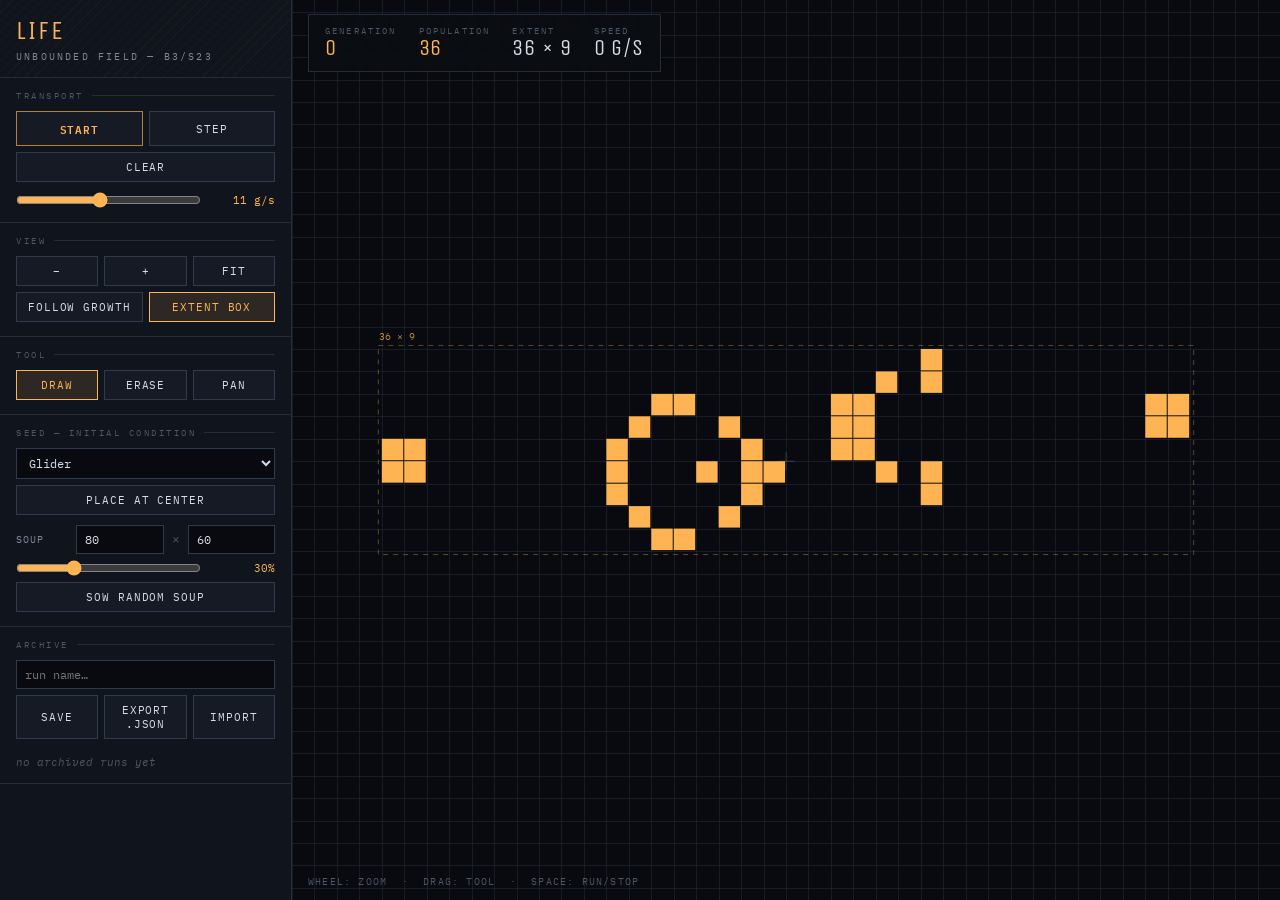
<file: simulation1/game_of_life/version1/index.html>
<!DOCTYPE html>
<html lang="en">
<head>
  <meta charset="UTF-8" />
  <meta name="viewport" content="width=device-width, initial-scale=1.0" />
  <title>LIFE — Unbounded Field</title>
  <link rel="preconnect" href="https://fonts.googleapis.com" />
  <link rel="preconnect" href="https://fonts.gstatic.com" crossorigin />
  <link href="https://fonts.googleapis.com/css2?family=Unica+One&family=IBM+Plex+Mono:wght@400;600&display=swap" rel="stylesheet" />
  <link rel="stylesheet" href="styles.css" />
</head>
<body>
  <div id="app">
    <aside id="sidebar">
      <header>
        <h1>LIFE</h1>
        <div class="sub">Unbounded field &mdash; B3/S23</div>
      </header>

      <section class="group">
        <div class="label">Transport</div>
        <div class="row">
          <button id="btn-run" class="primary">Start</button>
          <button id="btn-step">Step</button>
        </div>
        <div class="row">
          <button id="btn-clear" class="danger">Clear</button>
        </div>
        <div class="slider-row" style="margin-top:10px">
          <input type="range" id="speed" min="0" max="100" value="45" />
          <div class="value" id="speed-value">10 g/s</div>
        </div>
      </section>

      <section class="group">
        <div class="label">View</div>
        <div class="row">
          <button id="btn-zoom-out">&minus;</button>
          <button id="btn-zoom-in">+</button>
          <button id="btn-fit">Fit</button>
        </div>
        <div class="row">
          <button id="btn-follow">Follow growth</button>
          <button id="btn-extent" class="toggled">Extent box</button>
        </div>
      </section>

      <section class="group">
        <div class="label">Tool</div>
        <div class="row">
          <button id="tool-draw" class="toggled">Draw</button>
          <button id="tool-erase">Erase</button>
          <button id="tool-pan">Pan</button>
        </div>
      </section>

      <section class="group">
        <div class="label">Seed &mdash; initial condition</div>
        <div class="row">
          <select id="pattern-select"></select>
        </div>
        <div class="row">
          <button id="btn-place">Place at center</button>
        </div>
        <div class="field-row" style="margin-top:10px">
          <label>Soup</label>
          <input type="number" id="soup-w" value="80" min="2" max="2000" title="width" />
          <span style="color:var(--ink-faint)">&times;</span>
          <input type="number" id="soup-h" value="60" min="2" max="2000" title="height" />
        </div>
        <div class="slider-row">
          <input type="range" id="soup-density" min="1" max="99" value="30" />
          <div class="value" id="soup-density-value">30%</div>
        </div>
        <div class="row" style="margin-top:6px">
          <button id="btn-soup">Sow random soup</button>
        </div>
      </section>

      <section class="group">
        <div class="label">Archive</div>
        <div class="row">
          <input type="text" id="save-name" placeholder="run name&hellip;" />
        </div>
        <div class="row">
          <button id="btn-save">Save</button>
          <button id="btn-export">Export .json</button>
          <button id="btn-import">Import</button>
        </div>
        <input type="file" id="import-file" accept=".json,application/json" style="display:none" />
        <div id="save-list"></div>
        <div class="empty-note" id="save-empty">no archived runs yet</div>
      </section>
    </aside>

    <main id="viewport">
      <canvas id="canvas"></canvas>
      <div id="stats">
        <div class="stat"><div class="k">Generation</div><div class="v" id="stat-gen">0</div></div>
        <div class="stat"><div class="k">Population</div><div class="v" id="stat-pop">0</div></div>
        <div class="stat"><div class="k">Extent</div><div class="v dim" id="stat-extent">&mdash;</div></div>
        <div class="stat"><div class="k">Speed</div><div class="v dim" id="stat-gps">0 g/s</div></div>
      </div>
      <div id="hint">wheel: zoom &nbsp;&middot;&nbsp; drag: tool &nbsp;&middot;&nbsp; space: run/stop</div>
      <div id="toast"></div>
    </main>
  </div>

  <script src="life.js"></script>
  <script src="ui.js"></script>
</body>
</html>
</file>
<file: simulation1/game_of_life/version1/styles.css>
:root {
  --bg: #0b0e13;
  --field: #080a0f;
  --panel: #10141c;
  --panel-2: #151a24;
  --hairline: #242c3a;
  --hairline-2: #2f3a4d;
  --ink: #d7dde8;
  --ink-dim: #7e8899;
  --ink-faint: #4d5665;
  --amber: #ffb454;
  --amber-dim: #b97f3a;
  --green: #7fd962;
  --red: #f07178;
  --font-display: "Unica One", sans-serif;
  --font-mono: "IBM Plex Mono", monospace;
}

* { margin: 0; padding: 0; box-sizing: border-box; }

html, body {
  height: 100%;
  overflow: hidden;
  background: var(--bg);
  color: var(--ink);
  font-family: var(--font-mono);
  font-size: 13px;
}

#app {
  display: grid;
  grid-template-columns: 292px 1fr;
  height: 100%;
}

/* ---------------- sidebar ---------------- */

#sidebar {
  background: var(--panel);
  border-right: 1px solid var(--hairline);
  display: flex;
  flex-direction: column;
  overflow-y: auto;
  scrollbar-width: thin;
  scrollbar-color: var(--hairline-2) transparent;
}

#sidebar header {
  padding: 18px 16px 14px;
  border-bottom: 1px solid var(--hairline);
  background:
    repeating-linear-gradient(-45deg, transparent 0 6px, rgba(255, 180, 84, 0.03) 6px 7px),
    var(--panel);
}

#sidebar header h1 {
  font-family: var(--font-display);
  font-size: 26px;
  font-weight: 400;
  letter-spacing: 0.08em;
  color: var(--amber);
  line-height: 1;
}

#sidebar header .sub {
  margin-top: 6px;
  font-size: 10px;
  letter-spacing: 0.22em;
  text-transform: uppercase;
  color: var(--ink-dim);
}

section.group {
  border-bottom: 1px solid var(--hairline);
  padding: 12px 16px 14px;
}

section.group > .label {
  font-size: 9px;
  letter-spacing: 0.28em;
  text-transform: uppercase;
  color: var(--ink-faint);
  margin-bottom: 10px;
  display: flex;
  align-items: center;
  gap: 8px;
}

section.group > .label::after {
  content: "";
  flex: 1;
  height: 1px;
  background: var(--hairline);
}

.row {
  display: flex;
  gap: 6px;
  margin-bottom: 6px;
}
.row:last-child { margin-bottom: 0; }

button {
  font-family: var(--font-mono);
  font-size: 11px;
  letter-spacing: 0.08em;
  text-transform: uppercase;
  background: var(--panel-2);
  color: var(--ink);
  border: 1px solid var(--hairline-2);
  padding: 7px 10px;
  cursor: pointer;
  flex: 1;
  transition: border-color 0.12s, color 0.12s, background 0.12s;
}

button:hover { border-color: var(--amber-dim); color: var(--amber); }
button:active { background: #1b2230; }

button.primary {
  border-color: var(--amber-dim);
  color: var(--amber);
  font-weight: 600;
}
button.primary.running {
  border-color: var(--red);
  color: var(--red);
}

button.toggled {
  background: rgba(255, 180, 84, 0.12);
  border-color: var(--amber);
  color: var(--amber);
}

button.danger:hover { border-color: var(--red); color: var(--red); }

select, input[type="text"], input[type="number"] {
  font-family: var(--font-mono);
  font-size: 12px;
  background: var(--field);
  color: var(--ink);
  border: 1px solid var(--hairline-2);
  padding: 6px 8px;
  width: 100%;
  outline: none;
}
select:focus, input:focus { border-color: var(--amber-dim); }

input[type="range"] {
  width: 100%;
  accent-color: var(--amber);
}

.slider-row {
  display: flex;
  align-items: center;
  gap: 10px;
}
.slider-row .value {
  min-width: 64px;
  text-align: right;
  color: var(--amber);
  font-size: 11px;
  white-space: nowrap;
}

.field-row {
  display: flex;
  align-items: center;
  gap: 8px;
  margin-bottom: 6px;
}
.field-row label {
  font-size: 10px;
  color: var(--ink-dim);
  text-transform: uppercase;
  letter-spacing: 0.1em;
  min-width: 52px;
}

/* saves list */

#save-list {
  display: flex;
  flex-direction: column;
  gap: 4px;
  margin-top: 8px;
  max-height: 190px;
  overflow-y: auto;
  scrollbar-width: thin;
}

.save-item {
  border: 1px solid var(--hairline);
  background: var(--field);
  padding: 6px 8px;
}

.save-item .name {
  color: var(--ink);
  font-size: 12px;
  overflow: hidden;
  text-overflow: ellipsis;
  white-space: nowrap;
}

.save-item .meta {
  font-size: 10px;
  color: var(--ink-faint);
  margin: 2px 0 5px;
}

.save-item .actions {
  display: flex;
  gap: 4px;
}
.save-item .actions button {
  padding: 3px 6px;
  font-size: 9px;
}

.empty-note {
  font-size: 11px;
  color: var(--ink-faint);
  font-style: italic;
  margin-top: 8px;
}

/* ---------------- viewport ---------------- */

#viewport {
  position: relative;
  overflow: hidden;
  background: var(--field);
}

#canvas {
  display: block;
  width: 100%;
  height: 100%;
  cursor: crosshair;
}
#canvas.panning { cursor: grab; }
#canvas.panning:active { cursor: grabbing; }

/* stats readout overlay */

#stats {
  position: absolute;
  top: 14px;
  left: 16px;
  display: flex;
  gap: 22px;
  padding: 10px 16px;
  background: rgba(11, 14, 19, 0.82);
  border: 1px solid var(--hairline);
  backdrop-filter: blur(3px);
  pointer-events: none;
}

#stats .stat .k {
  font-size: 9px;
  letter-spacing: 0.24em;
  text-transform: uppercase;
  color: var(--ink-faint);
}

#stats .stat .v {
  font-family: var(--font-display);
  font-size: 22px;
  color: var(--amber);
  letter-spacing: 0.04em;
  line-height: 1.15;
  font-variant-numeric: tabular-nums;
}

#stats .stat .v.dim { color: var(--ink); }

#hint {
  position: absolute;
  bottom: 12px;
  left: 16px;
  font-size: 10px;
  letter-spacing: 0.12em;
  color: var(--ink-faint);
  text-transform: uppercase;
  pointer-events: none;
}

#toast {
  position: absolute;
  bottom: 40px;
  left: 50%;
  transform: translateX(-50%);
  background: rgba(11, 14, 19, 0.92);
  border: 1px solid var(--amber-dim);
  color: var(--amber);
  padding: 8px 18px;
  font-size: 11px;
  letter-spacing: 0.1em;
  opacity: 0;
  transition: opacity 0.25s;
  pointer-events: none;
}
#toast.show { opacity: 1; }
</file>
